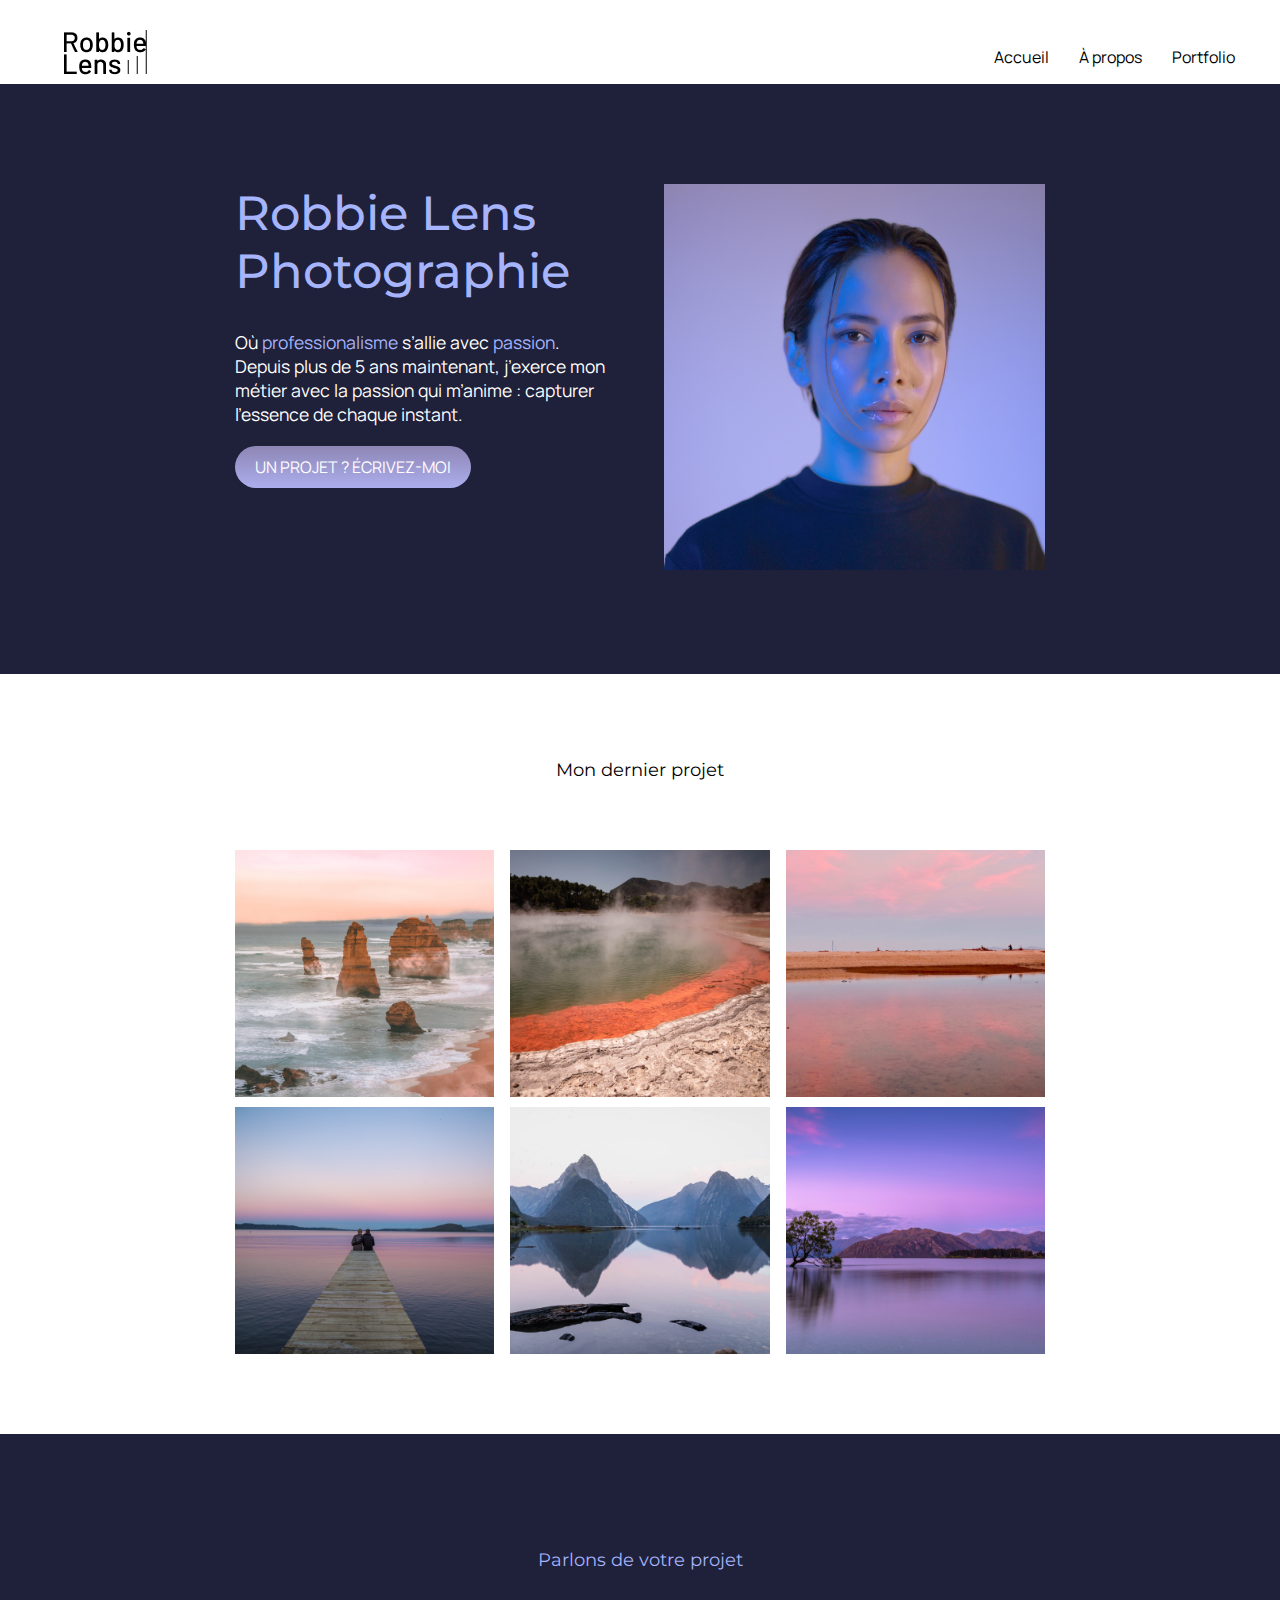
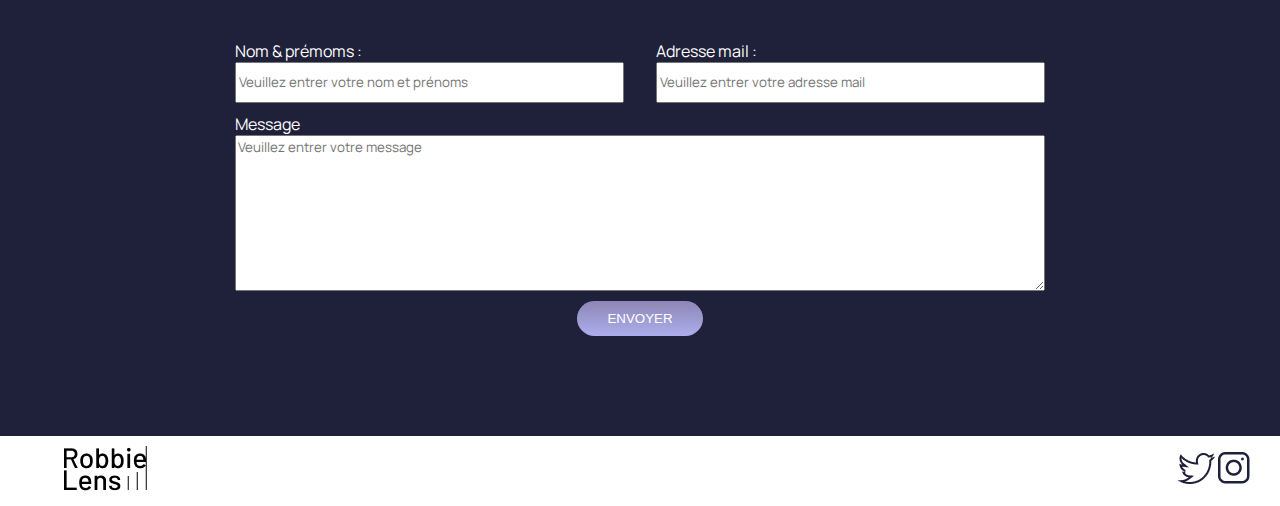
<file: index.html>
<!DOCTYPE html>
<html lang="fr">
<head>
    <meta charset="UTF-8">
    <meta name="viewport" content="width=device-width, initial-scale=1.0">

    <!-- Google fonts : Manrope, Montserrat -->
    <link rel="preconnect" href="https://fonts.googleapis.com">
    <link rel="preconnect" href="https://fonts.gstatic.com" crossorigin>
    <link href="https://fonts.googleapis.com/css2?family=Manrope:wght@200;300;400;500;600;700;800&family=Montserrat:ital,wght@0,100;0,200;0,300;0,400;0,500;0,600;0,700;0,800;0,900;1,100;1,200;1,300;1,400;1,500;1,600;1,700;1,800;1,900&display=swap" rel="stylesheet">

    <!-- Style CSS -->
    <link rel="stylesheet" href="css/styles.css">

    <title>Accueil - Robbie Lens Photographie</title>
</head>
<body>

    <header>

        <div>
            <a href="index.html">
                <img src="images/logo.png" alt="Logo de Robbie Lens Photographie">
            </a>
        </div>

        <nav>
            <ul>
                <li>
                    <a class="nav-link" href="index.html">Accueil</a>
                </li>
                <li>
                    <a class="nav-link" href="a-propos.html">À propos</a>
                </li>
                <li>
                    <a class="nav-link" href="portfolio.html">Portfolio</a>
                </li>
            </ul>
        </nav>

    </header>

    <main>

        <section class="a-propos-de-moi">
            <div class="desxcription">
                <h1>
                    Robbie Lens Photographie
                </h1>
                <p>
                    Où <span class="couleur-principale">professionalisme
                    </span> s’allie avec <span class="couleur-principale">passion</span>. 
                    Depuis plus de 5 ans maintenant, 
                    j’exerce mon métier avec la passion qui m’anime : 
                    capturer l’essence de chaque instant.
                </p>
                <a href="#contactez-moi-conteneur" class="contactez-moi">
                    UN PROJET ? ÉCRIVEZ-MOI
                </a>
            </div>

            <div class="image">
                <img src="images/robbie-lens.png" alt="Photo de Robbie Lens ">
            </div>
        </section>

        <section class="dernier-projet">
            <h2>Mon dernier projet</h2>

            <div class="images-dernier-projet">
                <img src="images/accueil/element-1.png" alt="Image de l'èlèment 1">
                <img src="images/accueil/element-2.png" alt="Image de l'èlèment 2">
                <img src="images/accueil/element-3.png" alt="Image de l'èlèment 3">
                <img src="images/accueil/element-4.png" alt="Image de l'èlèment 4">
                <img src="images/accueil/element-5.png" alt="Image de l'èlèment 5">
                <img src="images/accueil/element-6.png" alt="Image de l'èlèment 6">
            </div>
        </section>

        <section class="contactez-moi-conteneur" id="contactez-moi-conteneur">
            <h2>Parlons de votre projet</h2>
            <form action="" class="">
                <div class="nom-email">
                    <div class="nom-prenoms">
                        <label for="nom-prenoms">
                            Nom & prémoms :
                        </label>
                        <input type="text" name="nom-prenoms" id="nom-prenoms" placeholder="Veuillez entrer votre nom et prénoms" required>
                    </div>
                    <div class="email">
                        <label for="email">
                            Adresse mail :
                        </label>
                        <input type="email" name="email" id="email" placeholder="Veuillez entrer votre adresse mail" required>
                    </div>
                </div>
                <div class="message">
                    <label for="message">Message</label>
                    <textarea name="message" id="message" cols="30" rows="10" placeholder="Veuillez entrer votre message"></textarea>
                </div>
                <div class="soumettre-formulaire">
                    <input type="submit" value="Envoyer">
                </div>
            </form>
        </section>

    </main>

    <footer>

        <div>
            <a href="index.html">
                <img src="images/logo.png" alt="Logo de Robbie Lens Photographie">
            </a>
        </div>

        <div>
            <a href="https://twitter.com" target="_blank">
                <img src="images/twitter.png" alt="Logo de Twitter">
            </a>
            <a href="https://instagram.com" target="_blank">
                <img src="images/instagram.png" alt="Logo de Instagram">
            </a>
        </div>

    </footer>
    
</body>
</html>
</file>
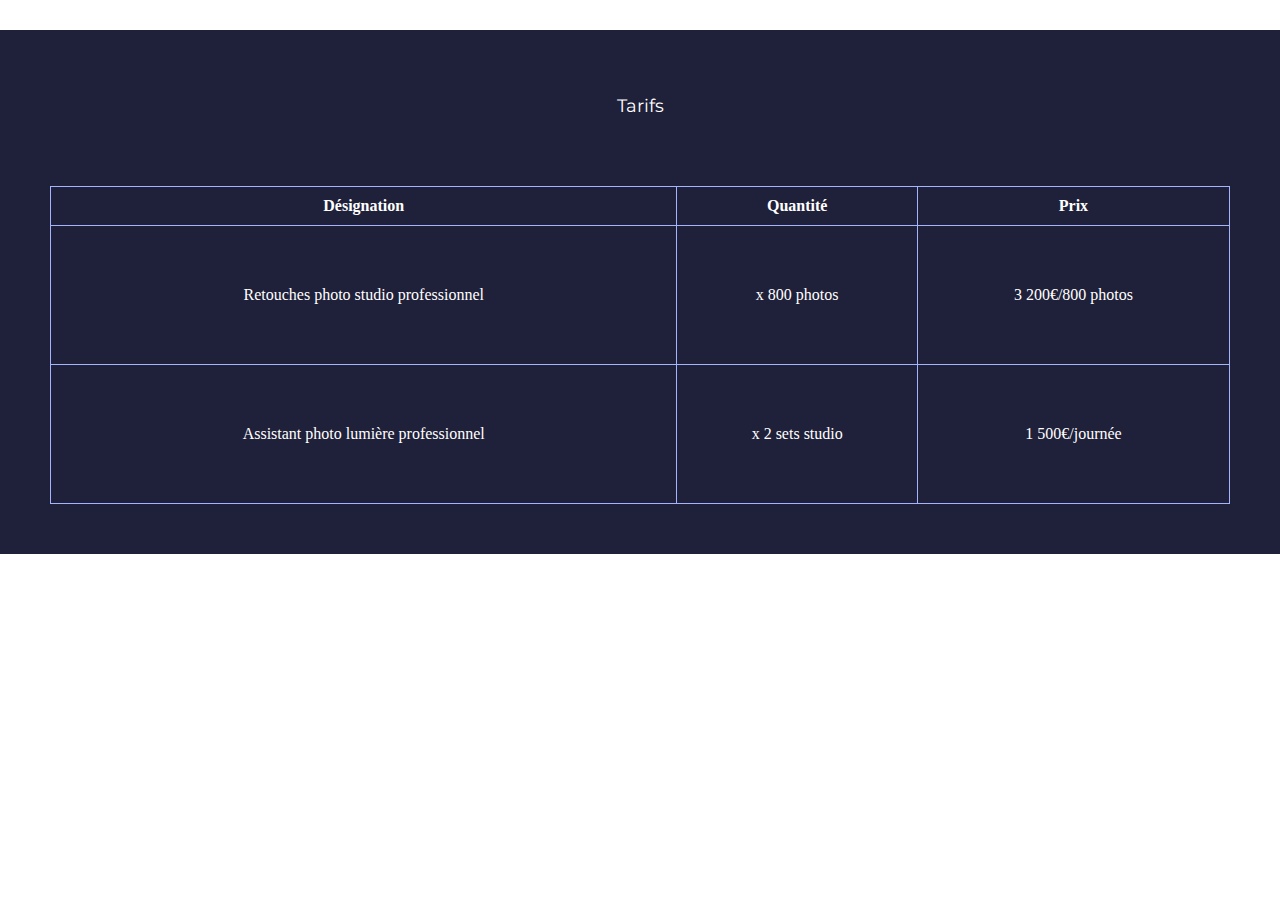
<file: a-propos.html>
<!DOCTYPE html>
<html lang="fr">
<head>
    <meta charset="UTF-8">
    <meta name="viewport" content="width=device-width, initial-scale=1.0">

    <!-- Google fonts : Manrope, Montserrat -->
    <link rel="preconnect" href="https://fonts.googleapis.com">
    <link rel="preconnect" href="https://fonts.gstatic.com" crossorigin>
    <link href="https://fonts.googleapis.com/css2?family=Manrope:wght@200;300;400;500;600;700;800&family=Montserrat:ital,wght@0,100;0,200;0,300;0,400;0,500;0,600;0,700;0,800;0,900;1,100;1,200;1,300;1,400;1,500;1,600;1,700;1,800;1,900&display=swap" rel="stylesheet">

    <!-- Style CSS -->
    <link rel="stylesheet" href="css/styles.css">
    
    <title>À propos - Robbie Lens Photographie</title>
</head>
<body>

    <header>

    </header>

    <main>

        <section class="tarifs">
            <h2>Tarifs</h2>
            <table>
                <thead>
                    <tr>
                        <th>Désignation</th>
                        <th>Quantité</th>
                        <th>Prix</th>
                    </tr>
                </thead>
                <tbody>
                    <tr>
                        <td>Retouches photo studio professionnel</td>
                        <td>x 800 photos</td>
                        <td>3 200€/800 photos</td>
                    </tr>
                    <tr>
                        <td>Assistant photo lumière professionnel</td>
                        <td>x 2 sets studio</td>
                        <td>1 500€/journée</td>
                    </tr>
                </tbody>
            </table>
        </section>

    </main>

    <footer>

    </footer>
    
</body>
</html>
</file>
<file: css/styles.css>
h1,
h2,
h3,
h4,
h5,
h6 {
    font-family: 'Montserrat', sans-serif;
}

a,
p,
li,
label {
    font-family: 'Manrope', sans-serif;
}

.couleur-principale {
    color: #a5b4fc;
}

/* BODY */
body {
    margin: 0;
}


/* HEADER */

header {
    display: flex;
    justify-content: space-between;
    margin: 30px 30px 0px 5%;
}

header ul {
    display: flex;
}

header ul li {
    list-style-type: none;
}

.nav-link {
    color: black;
    text-decoration: none;
    margin-left: 15px;
    margin-right: 15px;
}

.nav-link:hover {
    text-decoration: underline;
}

/* MAIN */

/* SCETION : A PROPOS DE MOI */
.a-propos-de-moi {
    background-color: #1f2039;
    padding: 100px 235px;
    display: flex;
    justify-content: space-between;
}

.a-propos-de-moi div {
    width: 47%;
}

.a-propos-de-moi h1 {
    color: #a5b4fc;
    font-size: 3em;
    margin-block-start: 0;
    margin-block-end: 30px;
    font-weight: 500;
}

.a-propos-de-moi p {
    color: white;
    margin-bottom: 30px;
    font-size: 1.1em;
}

.contactez-moi {
    background: linear-gradient(#8e86b5, #acaeed);
    color: white;
    padding: 10px 20px;
    border-radius: 30px;
    text-decoration: none;
}

.a-propos-de-moi img {
    width: 100%;
}

/* MON DERNIER PROJET */
.dernier-projet {
    padding: 70px 235px;
}

.dernier-projet h2 {
    text-align: center;
    font-weight: normal;
    font-size: 1.1em;
    margin-bottom: 70px;
}

.images-dernier-projet {
    width: 100%;
    display: flex;
    flex-wrap: wrap;
    justify-content: space-between;
}

.images-dernier-projet img {
    width: 32%;
    margin-bottom: 10px;
}

/* SECTION : CONTACTEZ MOI */

.contactez-moi-conteneur {
    background-color: #1f2039;
    padding: 100px 235px;
    /* display: flex;
    justify-content: space-between; */
    color: white;
}

.contactez-moi-conteneur h2 {
    text-align: center;
    font-weight: normal;
    font-size: 1.1em;
    margin-bottom: 70px;
    color: #a5b4fc;
}

.contactez-moi-conteneur form {
    width: 100%;
    /* display: flex;
    flex-direction: column; */
}

.nom-email {
    display: flex;
    justify-content: space-between;
    margin-bottom: 10px;
}

.nom-prenoms,
.email,
.message {
    display: flex;
    flex-direction: column;
    width: 48%;
}

.message {
    width: 100%;
    margin-bottom: 10px;
}

input::placeholder,
textarea::placeholder {
    font-family: 'Manrope', sans-serif;
}

input {
    height: 35px;
}

.soumettre-formulaire {
    text-align: center;
}

input[type='submit'] {
    text-transform: uppercase;
    /* text-align: center; */
    background: linear-gradient(#8e86b5, #acaeed);
    border: none;
    border-radius: 50px;
    color: white;
    padding: 0px 30px;
    cursor: pointer;
}

/* SCETION : TARIFS */
.tarifs {
    background-color: #1f2039;
    padding: 50px;
    color: white;
    margin-bottom: 100px;
}

.tarifs h2 {
    text-align: center;
    font-weight: normal;
    font-size: 1.1em;
    margin-bottom: 70px;
}

.tarifs table {
    width: 100%;
}

.tarifs table,
.tarifs tr,
.tarifs td,
.tarifs th {
    /* width: 100%; */
    border: 1px solid #a5b4fc;
    border-collapse: collapse;
}

.tarifs th {
    padding-top: 10px;
    padding-bottom: 10px;
}

.tarifs td {
    text-align: center;
    padding-top: 60px;
    padding-bottom: 60px;
}

/* FOOTER */

footer {
    display: flex;
    justify-content: space-between;
    align-items: center;
    margin: 10px 30px 10px 5%;
}

footer a {
    text-decoration: none;
}

@media screen and (max-width : 996px) {

    /* HEADER */
    header {
        display: flex;
        flex-direction: column;
        align-items: center;
        width: 100;
        margin: 30px 0px 0px 0px;
    }

    header ul{
        margin: 0;
        padding: 0;
    }

    .nav-link {
        color: black;
        text-decoration: none;
        margin-left: 15px;
        margin-right: 15px;
        font-size: 0.8em;
    }


    /* MAIN */

    /* SCETION : A PROPOS DE MOI */
    .a-propos-de-moi {
        padding: 50px 0 70px 0;
        display: flex;
        width: 100%;
        flex-direction: column-reverse;
        justify-content: space-between;
    }

    .a-propos-de-moi div {
        width: 100%;
        text-align: center;
    }
    .a-propos-de-moi h1 {
        color: #a5b4fc;
        font-size: 1.5em;
        margin-block-start: 0;
        margin-block-end: 30px;
        font-weight: 500;
    }
    
    .a-propos-de-moi p {
        color: white;
        margin-bottom: 30px;
        font-size: 0.9em;
    }
    
    .a-propos-de-moi a{
        font-size: 0.9em;
    }

    /* MON DERNIER PROJET */
    .dernier-projet {
        padding: 30px 0;
    }

    .images-dernier-projet {
        justify-content: center;
    }

    .images-dernier-projet img {
        width: 95%;
        margin-bottom: 10px;
    }

    /* SECTION : CONTACTEZ MOI */

    .contactez-moi-conteneur {
        /* background-color: #1f2039; */
        padding: 20px 0;
        /* color: white; */
    }

    .nom-email {
        display: flex;
        flex-direction: column;
        /* justify-content: center; */
        margin-bottom: 10px;
        width: 100%;
    }

    .nom-prenoms,
    .email,
    .message {
        display: flex;
        flex-direction: column;
        width: 95%;
        margin: auto;
    }

    input[type='submit'] {
        margin-top: 20px;
    }
}
</file>
